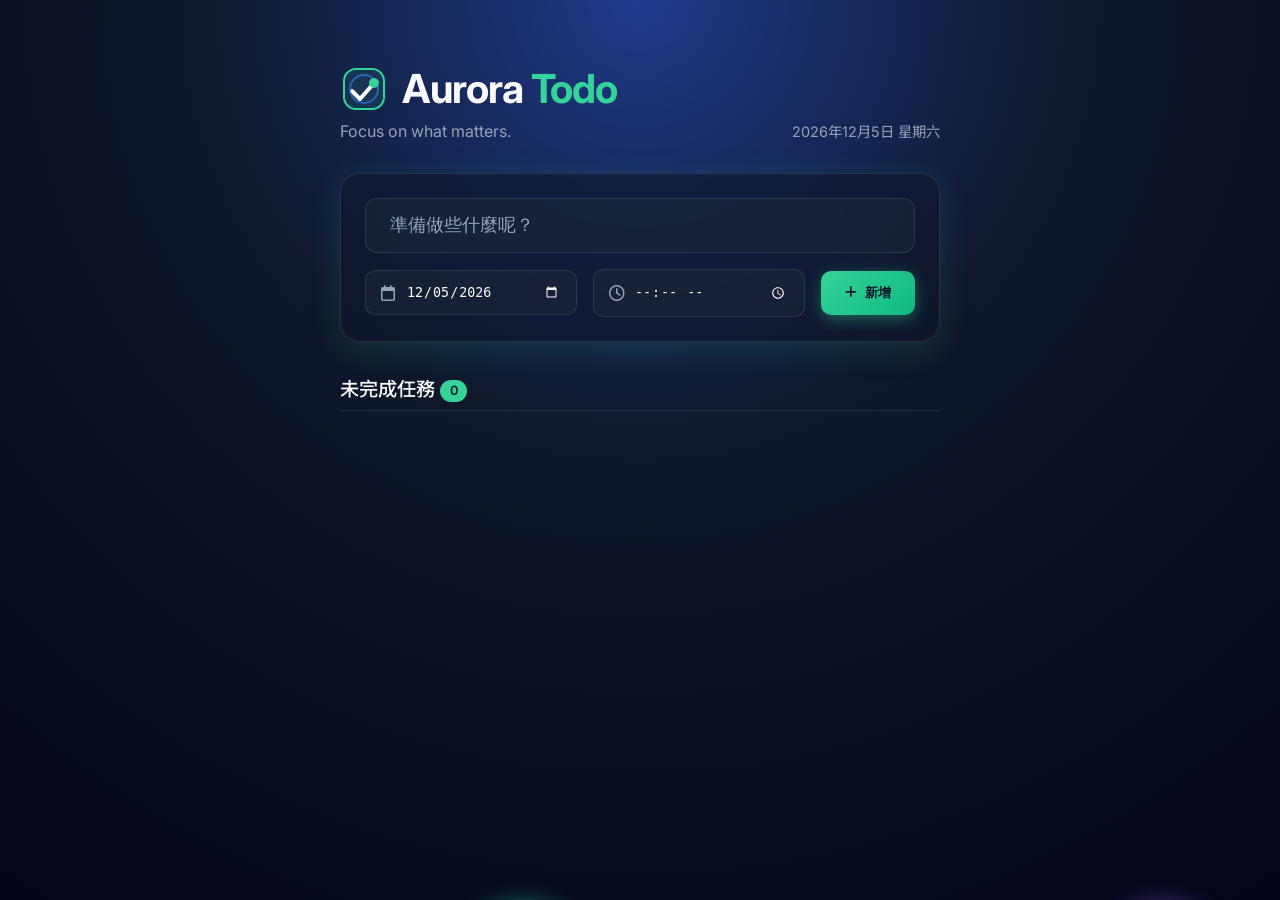
<file: index.html>
<!DOCTYPE html>
<html lang="zh-TW">

<head>
    <meta charset="UTF-8">
    <meta name="viewport" content="width=device-width, initial-scale=1.0">
    <title>Aurora Todo | 質感待辦清單</title>
    <link rel="preconnect" href="https://fonts.googleapis.com">
    <link rel="preconnect" href="https://fonts.gstatic.com" crossorigin>
    <link
        href="https://fonts.googleapis.com/css2?family=Inter:wght@300;400;500;600;700&family=Noto+Sans+TC:wght@300;400;500;700&display=swap"
        rel="stylesheet">
    <link rel="stylesheet" href="https://cdnjs.cloudflare.com/ajax/libs/font-awesome/6.4.0/css/all.min.css">
    <link rel="stylesheet" href="styles.css">
</head>

<body>
    <div class="area">
        <ul class="circles">
            <li></li>
            <li></li>
            <li></li>
            <li></li>
            <li></li>
            <li></li>
            <li></li>
            <li></li>
            <li></li>
            <li></li>
        </ul>
    </div>

    <div class="app-container">
        <header class="app-header">
            <div class="header-content">
                <div class="logo-title-container">
                    <svg class="app-logo" viewBox="0 0 48 48" fill="none" xmlns="http://www.w3.org/2000/svg">
                        <rect x="4" y="4" width="40" height="40" rx="12" fill="#34d399" fill-opacity="0.1" stroke="#34d399" stroke-width="2"/>
                        <path d="M12 26 L 20 34 L 34 18" stroke="white" stroke-width="4" stroke-linecap="round" stroke-linejoin="round"/>
                        <circle cx="24" cy="24" r="14" stroke="#3b82f6" stroke-width="2" opacity="0.6"/>
                        <circle cx="34" cy="18" r="5" fill="#34d399"/>
                    </svg>
                    <h1>Aurora <span class="highlight">Todo</span></h1>
                </div>
                <p class="subtitle">Focus on what matters.</p>
            </div>
            <div class="date-display" id="currentDateDisplay">
                <!-- Date inserted by JS -->
            </div>
        </header>

        <section class="add-task-section glass-panel">
            <form id="taskForm" class="task-form">
                <div class="input-group">
                    <input type="text" id="taskInput" placeholder="準備做些什麼呢？" required autocomplete="off">
                </div>
                <div class="datetime-group">
                    <div class="input-with-icon">
                        <i class="fa-regular fa-calendar"></i>
                        <input type="date" id="taskDate" required>
                    </div>
                    <div class="input-with-icon">
                        <i class="fa-regular fa-clock"></i>
                        <input type="time" id="taskTime">
                    </div>
                    <button type="submit" class="btn-primary" id="addBtn">
                        <i class="fa-solid fa-plus"></i> <span class="btn-text">新增</span>
                    </button>
                </div>
            </form>
        </section>

        <section class="tasks-section">
            <div class="tasks-header">
                <h2>未完成任務 <span class="task-count" id="pendingCount">0</span></h2>
            </div>
            <ul id="pendingList" class="task-list">
                <!-- Tasks will be added here -->
            </ul>

            <div class="tasks-header completed-header">
                <h2>已完成 <span class="task-count" id="completedCount">0</span></h2>
            </div>
            <ul id="completedList" class="task-list completed-list">
                <!-- Completed tasks will be added here -->
            </ul>
        </section>
    </div>

    <script src="app.js"></script>
</body>

</html>
</div>
<ul id="completedList" class="task-list completed-list">
    <!-- Completed tasks will be added here -->
</ul>
</section>
</div>

<script src="app.js"></script>
</body>

</html>
</file>
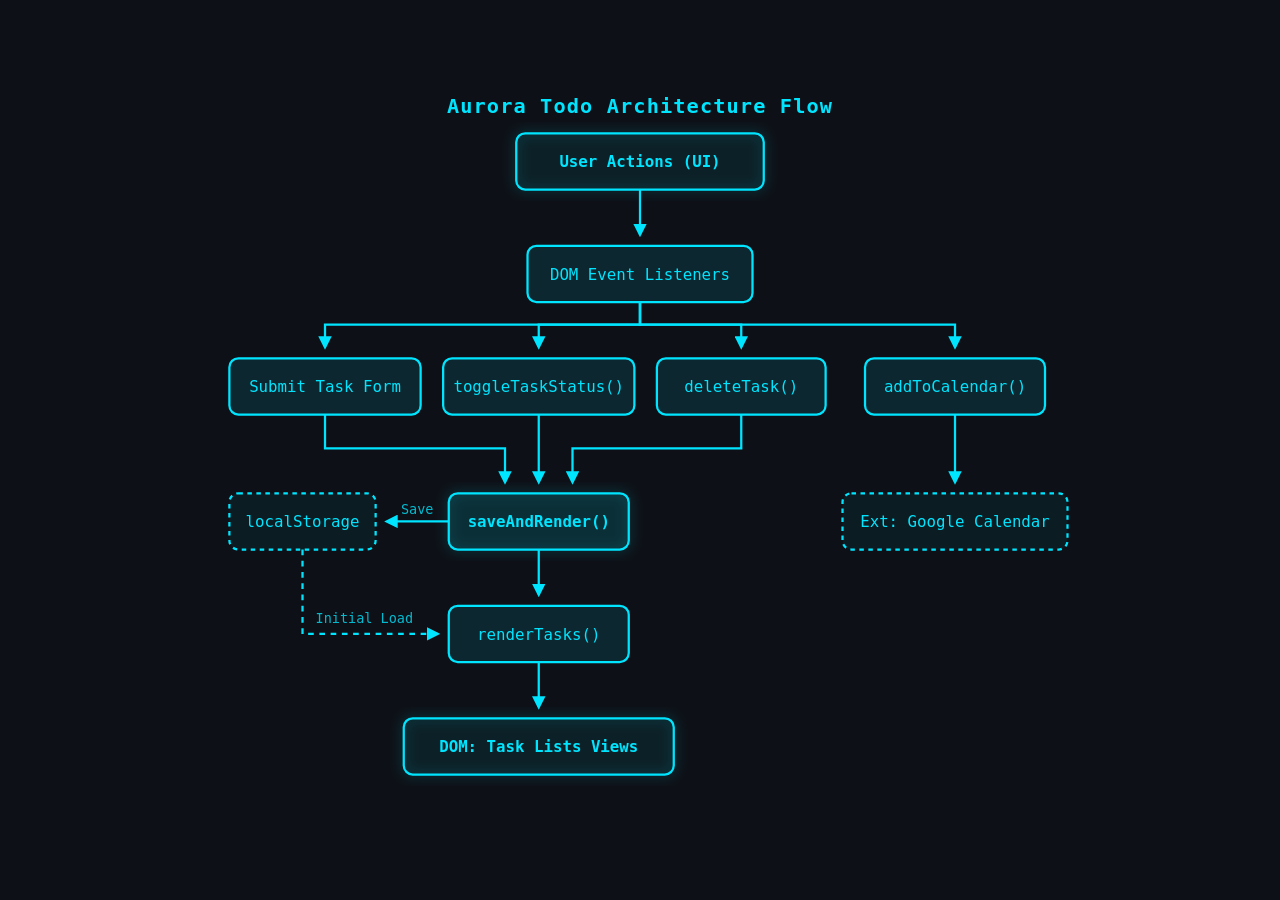
<file: architecture.html>
<!DOCTYPE html>
<html lang="zh-TW">
<head>
    <meta charset="UTF-8">
    <meta name="viewport" content="width=device-width, initial-scale=1.0">
    <title>Aurora Todo 高階架構圖</title>
    <style>
        body {
            margin: 0;
            padding: 0;
            background-color: #0d1117;
            display: flex;
            justify-content: center;
            align-items: center;
            min-height: 100vh;
        }
        .svg-container {
            width: 100%;
            max-width: 900px;
            padding: 20px;
        }
    </style>
</head>
<body>

<div class="svg-container">
    <svg xmlns="http://www.w3.org/2000/svg" viewBox="0 0 800 660" width="100%" height="auto">
        <rect width="100%" height="100%" fill="#0d1117" />
        <defs>
            <!-- 實心箭頭 -->
            <marker id="arrow" viewBox="0 0 10 10" refX="8" refY="5" markerWidth="6" markerHeight="6" orient="auto">
                <path d="M 0 0 L 10 5 L 0 10 z" fill="#00e5ff" />
            </marker>
            <!-- 虛線箭頭 -->
            <marker id="arrow-dashed" viewBox="0 0 10 10" refX="8" refY="5" markerWidth="6" markerHeight="6" orient="auto">
                <path d="M 0 0 L 10 5 L 0 10 z" fill="#00e5ff" />
            </marker>
            <!-- 螢光發光濾鏡 -->
            <filter id="glow" x="-20%" y="-20%" width="140%" height="140%">
                <feDropShadow dx="0" dy="0" stdDeviation="5" flood-color="#00e5ff" flood-opacity="0.4"/>
            </filter>
        </defs>

        <!-- 標題 -->
        <text x="400" y="32" fill="#00e5ff" font-family="monospace" font-size="18" font-weight="bold" text-anchor="middle" letter-spacing="1">Aurora Todo Architecture Flow</text>

        <!-- ======== 連線路徑 (避免交叉，直角轉接) ======== -->
        <!-- UI -> 事件監聽 -->
        <path d="M 400 100 L 400 140" stroke="#00e5ff" stroke-width="2" fill="none" marker-end="url(#arrow)" />

        <!-- 事件監聽 -> 個別處理邏輯 -->
        <path d="M 400 200 L 400 220 L 120 220 L 120 240" stroke="#00e5ff" stroke-width="2" fill="none" marker-end="url(#arrow)" />
        <path d="M 400 200 L 400 220 L 310 220 L 310 240" stroke="#00e5ff" stroke-width="2" fill="none" marker-end="url(#arrow)" />
        <path d="M 400 200 L 400 220 L 490 220 L 490 240" stroke="#00e5ff" stroke-width="2" fill="none" marker-end="url(#arrow)" />
        <path d="M 400 200 L 400 220 L 680 220 L 680 240" stroke="#00e5ff" stroke-width="2" fill="none" marker-end="url(#arrow)" />

        <!-- 處理邏輯 -> saveAndRender() 更新中心 -->
        <path d="M 120 300 L 120 330 L 280 330 L 280 360" stroke="#00e5ff" stroke-width="2" fill="none" marker-end="url(#arrow)" />
        <path d="M 310 300 L 310 360" stroke="#00e5ff" stroke-width="2" fill="none" marker-end="url(#arrow)" />
        <path d="M 490 300 L 490 330 L 340 330 L 340 360" stroke="#00e5ff" stroke-width="2" fill="none" marker-end="url(#arrow)" />

        <!-- addToCalendar -> Google Calendar 外部連線 -->
        <path d="M 680 300 L 680 360" stroke="#00e5ff" stroke-width="2" fill="none" marker-end="url(#arrow)" />

        <!-- saveAndRender -> 本地儲存 (左邊輔助標籤) -->
        <path d="M 230 395 L 175 395" stroke="#00e5ff" stroke-width="2" fill="none" marker-end="url(#arrow)" />
        <text x="202" y="388" fill="rgba(0, 229, 255, 0.8)" font-family="monospace" font-size="12" text-anchor="middle">Save</text>

        <!-- saveAndRender -> 渲染層 renderTasks -->
        <path d="M 310 420 L 310 460" stroke="#00e5ff" stroke-width="2" fill="none" marker-end="url(#arrow)" />

        <!-- renderTasks -> DOM UI渲染 -->
        <path d="M 310 520 L 310 560" stroke="#00e5ff" stroke-width="2" fill="none" marker-end="url(#arrow)" />

        <!-- 初始化：本地儲存 -> 渲染層 (初始載入，使用虛線標示) -->
        <path d="M 100 420 L 100 495 L 220 495" stroke="#00e5ff" stroke-width="2" stroke-dasharray="5,5" fill="none" marker-end="url(#arrow-dashed)" />
        <text x="155" y="485" fill="rgba(0, 229, 255, 0.8)" font-family="monospace" font-size="12" text-anchor="middle">Initial Load</text>

        <!-- ======== 架構節點 ======== -->
        <!-- 1. 使用者介面起點 -->
        <g class="node">
            <rect x="290" y="50" width="220" height="50" rx="8" fill="rgba(0, 229, 255, 0.05)" stroke="#00e5ff" stroke-width="2" filter="url(#glow)"/>
            <text x="400" y="75" dy="5" fill="#00e5ff" font-family="monospace" font-size="14" font-weight="bold" text-anchor="middle">User Actions (UI)</text>
        </g>

        <!-- 2. 全局事件監聽委託 -->
        <g class="node">
            <rect x="300" y="150" width="200" height="50" rx="8" fill="rgba(0, 229, 255, 0.1)" stroke="#00e5ff" stroke-width="2" />
            <text x="400" y="175" dy="5" fill="#00e5ff" font-family="monospace" font-size="14" text-anchor="middle">DOM Event Listeners</text>
        </g>

        <!-- 3. 新增任務 -->
        <g class="node">
            <rect x="35" y="250" width="170" height="50" rx="8" fill="rgba(0, 229, 255, 0.1)" stroke="#00e5ff" stroke-width="2" />
            <text x="120" y="275" dy="5" fill="#00e5ff" font-family="monospace" font-size="14" text-anchor="middle">Submit Task Form</text>
        </g>

        <!-- 4. 切換任務狀態 -->
        <g class="node">
            <rect x="225" y="250" width="170" height="50" rx="8" fill="rgba(0, 229, 255, 0.1)" stroke="#00e5ff" stroke-width="2" />
            <text x="310" y="275" dy="5" fill="#00e5ff" font-family="monospace" font-size="14" text-anchor="middle">toggleTaskStatus()</text>
        </g>

        <!-- 5. 刪除任務 -->
        <g class="node">
            <rect x="415" y="250" width="150" height="50" rx="8" fill="rgba(0, 229, 255, 0.1)" stroke="#00e5ff" stroke-width="2" />
            <text x="490" y="275" dy="5" fill="#00e5ff" font-family="monospace" font-size="14" text-anchor="middle">deleteTask()</text>
        </g>

        <!-- 6. 行事曆功能 -->
        <g class="node">
            <rect x="600" y="250" width="160" height="50" rx="8" fill="rgba(0, 229, 255, 0.1)" stroke="#00e5ff" stroke-width="2" />
            <text x="680" y="275" dy="5" fill="#00e5ff" font-family="monospace" font-size="14" text-anchor="middle">addToCalendar()</text>
        </g>

        <!-- 7. 架構核心：狀態儲存與統一呼叫 -->
        <g class="node">
            <rect x="230" y="370" width="160" height="50" rx="8" fill="rgba(0, 229, 255, 0.1)" stroke="#00e5ff" stroke-width="2" filter="url(#glow)"/>
            <text x="310" y="395" dy="5" fill="#00e5ff" font-family="monospace" font-size="14" font-weight="bold" text-anchor="middle">saveAndRender()</text>
        </g>

        <!-- 8. (輔助) 外部系統：Google Calendar Web -->
        <g class="node">
            <rect x="580" y="370" width="200" height="50" rx="8" fill="rgba(0, 229, 255, 0.05)" stroke="#00e5ff" stroke-width="2" stroke-dasharray="4,4" />
            <text x="680" y="395" dy="5" fill="#00e5ff" font-family="monospace" font-size="14" text-anchor="middle">Ext: Google Calendar</text>
        </g>

        <!-- 9. (輔助) 內部儲存系統：LocalStorage -->
        <g class="node">
            <rect x="35" y="370" width="130" height="50" rx="8" fill="rgba(0, 229, 255, 0.05)" stroke="#00e5ff" stroke-width="2" stroke-dasharray="4,4" />
            <text x="100" y="395" dy="5" fill="#00e5ff" font-family="monospace" font-size="14" text-anchor="middle">localStorage</text>
        </g>

        <!-- 10. 重新渲染邏輯 -->
        <g class="node">
            <rect x="230" y="470" width="160" height="50" rx="8" fill="rgba(0, 229, 255, 0.1)" stroke="#00e5ff" stroke-width="2" />
            <text x="310" y="495" dy="5" fill="#00e5ff" font-family="monospace" font-size="14" text-anchor="middle">renderTasks()</text>
        </g>

        <!-- 11. 最終終點：DOM 刷新 -->
        <g class="node">
            <rect x="190" y="570" width="240" height="50" rx="8" fill="rgba(0, 229, 255, 0.05)" stroke="#00e5ff" stroke-width="2" filter="url(#glow)"/>
            <text x="310" y="595" dy="5" fill="#00e5ff" font-family="monospace" font-size="14" font-weight="bold" text-anchor="middle">DOM: Task Lists Views</text>
        </g>
    </svg>
</div>

</body>
</html>
</file>
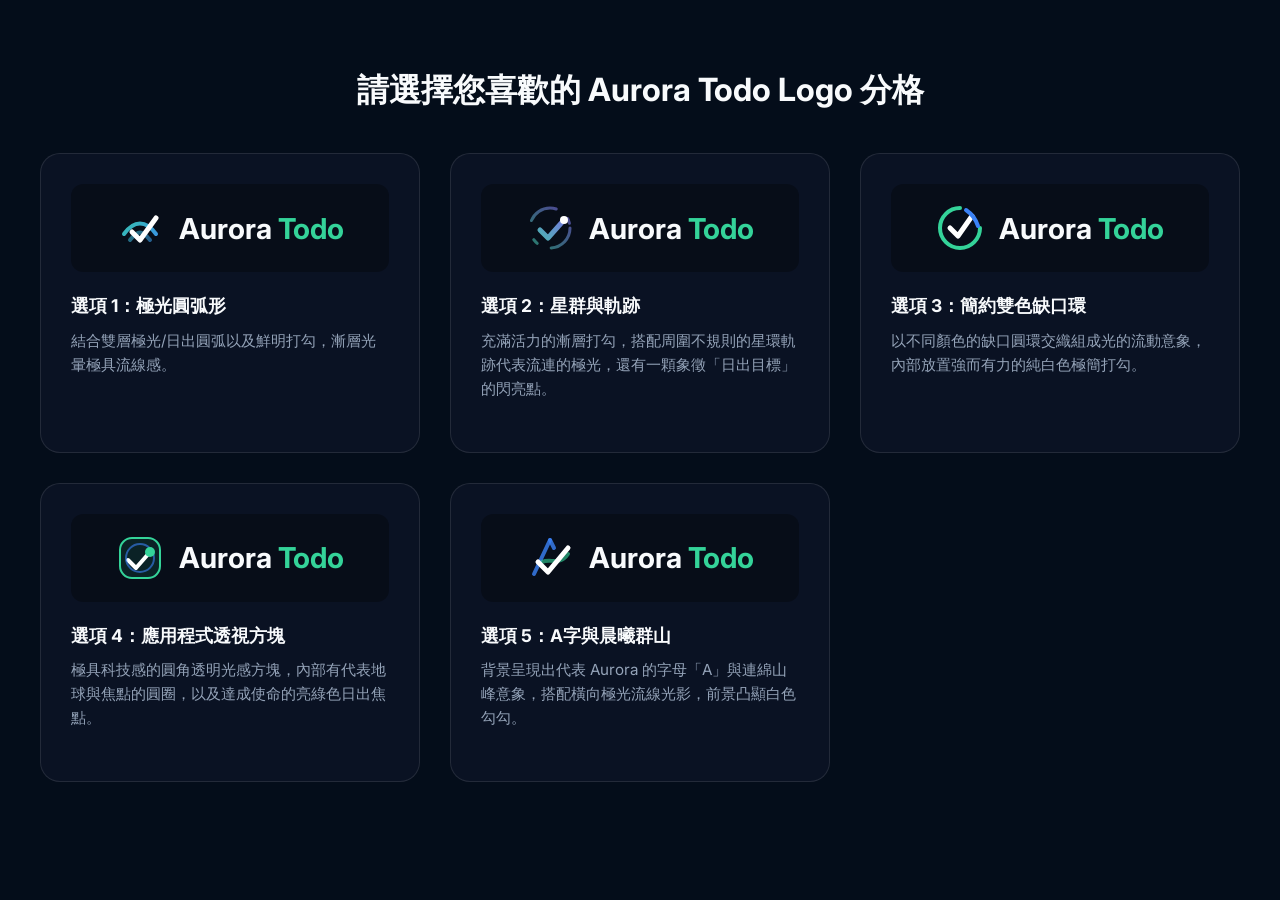
<file: logos.html>
<!DOCTYPE html>
<html lang="zh-TW">
<head>
    <meta charset="UTF-8">
    <meta name="viewport" content="width=device-width, initial-scale=1.0">
    <title>Aurora Todo | Logo 選項預覽</title>
    <link href="https://fonts.googleapis.com/css2?family=Inter:wght@400;600;700&display=swap" rel="stylesheet">
    <style>
        :root {
            --bg-color: #040d1a;
            --primary-color: #34d399;
            --glass-bg: rgba(15, 23, 42, 0.6);
            --glass-border: rgba(255, 255, 255, 0.1);
            --text-main: #f8fafc;
            --text-muted: #94a3b8;
        }
        body {
            font-family: 'Inter', sans-serif;
            background-color: var(--bg-color);
            color: var(--text-main);
            padding: 40px 20px;
            display: flex;
            flex-direction: column;
            align-items: center;
        }
        h1 {
            color: var(--text-main);
            margin-bottom: 40px;
        }
        .logos-grid {
            display: grid;
            grid-template-columns: repeat(auto-fit, minmax(320px, 1fr));
            gap: 30px;
            width: 100%;
            max-width: 1200px;
        }
        .logo-card {
            background: var(--glass-bg);
            border: 1px solid var(--glass-border);
            border-radius: 20px;
            padding: 30px;
            display: flex;
            flex-direction: column;
            align-items: center;
            transition: transform 0.3s, border-color 0.3s;
        }
        .logo-card:hover {
            transform: translateY(-5px);
            border-color: var(--primary-color);
        }
        .logo-preview-area {
            display: flex;
            align-items: center;
            gap: 15px;
            margin-bottom: 20px;
            background: rgba(0,0,0,0.3);
            padding: 20px 30px;
            border-radius: 12px;
            width: 100%;
            justify-content: center;
            box-sizing: border-box;
        }
        .logo-preview-area h2 {
            font-size: 1.8rem;
            margin: 0;
            font-weight: 700;
        }
        .highlight {
            color: var(--primary-color);
        }
        .app-logo {
            width: 48px;
            height: 48px;
            flex-shrink: 0;
        }
        .description {
            color: var(--text-muted);
            line-height: 1.6;
            font-size: 0.95rem;
            margin-bottom: 20px;
            flex-grow: 1;
            width: 100%;
        }
        .description strong {
            color: var(--text-main);
            font-size: 1.1rem;
            display: block;
            margin-bottom: 8px;
        }
    </style>
</head>
<body>
    <h1>請選擇您喜歡的 Aurora Todo Logo 分格</h1>
    
    <div class="logos-grid">
        
        <!-- Design 1 -->
        <div class="logo-card">
            <div class="logo-preview-area">
                <svg class="app-logo" viewBox="0 0 48 48" fill="none" xmlns="http://www.w3.org/2000/svg">
                    <defs>
                        <linearGradient id="g1" x1="0" y1="0" x2="48" y2="48" gradientUnits="userSpaceOnUse">
                            <stop stop-color="#34d399"/>
                            <stop offset="1" stop-color="#3b82f6"/>
                        </linearGradient>
                    </defs>
                    <path d="M8 30 C 18 16, 30 16, 40 30" stroke="url(#g1)" stroke-width="4" stroke-linecap="round"/>
                    <path d="M14 36 C 22 26, 26 26, 34 36" stroke="url(#g1)" stroke-width="4" stroke-linecap="round" opacity="0.6"/>
                    <path d="M16 28 L 24 36 L 40 14" stroke="white" stroke-width="5" stroke-linecap="round" stroke-linejoin="round"/>
                </svg>
                <h2>Aurora <span class="highlight">Todo</span></h2>
            </div>
            <div class="description">
                <strong>選項 1：極光圓弧形</strong>
                結合雙層極光/日出圓弧以及鮮明打勾，漸層光暈極具流線感。
            </div>
        </div>

        <!-- Design 2 -->
        <div class="logo-card">
            <div class="logo-preview-area">
                <svg class="app-logo" viewBox="0 0 48 48" fill="none" xmlns="http://www.w3.org/2000/svg">
                    <defs>
                        <linearGradient id="g2" x1="0" y1="48" x2="48" y2="0" gradientUnits="userSpaceOnUse">
                            <stop stop-color="#34d399"/>
                            <stop offset="1" stop-color="#8b5cf6"/>
                        </linearGradient>
                    </defs>
                    <path d="M14 26 L 22 34 L 38 16" stroke="url(#g2)" stroke-width="5" stroke-linecap="round" stroke-linejoin="round"/>
                    <circle cx="24" cy="24" r="20" stroke="url(#g2)" stroke-width="3" stroke-dasharray="30 15 5 20" stroke-linecap="round" opacity="0.6"/>
                    <circle cx="38" cy="16" r="4" fill="white"/>
                </svg>
                <h2>Aurora <span class="highlight">Todo</span></h2>
            </div>
            <div class="description">
                <strong>選項 2：星群與軌跡</strong>
                充滿活力的漸層打勾，搭配周圍不規則的星環軌跡代表流連的極光，還有一顆象徵「日出目標」的閃亮點。
            </div>
        </div>

        <!-- Design 3 -->
        <div class="logo-card">
            <div class="logo-preview-area">
                <svg class="app-logo" viewBox="0 0 48 48" fill="none" xmlns="http://www.w3.org/2000/svg">
                    <path d="M24 4C12.95 4 4 12.95 4 24C4 35.05 12.95 44 24 44C35.05 44 44 35.05 44 24" stroke="#34d399" stroke-width="4" stroke-linecap="round"/>
                    <path d="M14 24L22 32L36 12" stroke="white" stroke-width="5" stroke-linecap="round" stroke-linejoin="round"/>
                    <path d="M30 6C36 10 40 16 42 22" stroke="#3b82f6" stroke-width="4" stroke-linecap="round"/>
                </svg>
                <h2>Aurora <span class="highlight">Todo</span></h2>
            </div>
            <div class="description">
                <strong>選項 3：簡約雙色缺口環</strong>
                以不同顏色的缺口圓環交織組成光的流動意象，內部放置強而有力的純白色極簡打勾。
            </div>
        </div>

        <!-- Design 4 -->
        <div class="logo-card">
            <div class="logo-preview-area">
                <svg class="app-logo" viewBox="0 0 48 48" fill="none" xmlns="http://www.w3.org/2000/svg">
                    <rect x="4" y="4" width="40" height="40" rx="12" fill="#34d399" fill-opacity="0.1" stroke="#34d399" stroke-width="2"/>
                    <path d="M12 26 L 20 34 L 34 18" stroke="white" stroke-width="4" stroke-linecap="round" stroke-linejoin="round"/>
                    <circle cx="24" cy="24" r="14" stroke="#3b82f6" stroke-width="2" opacity="0.6"/>
                    <circle cx="34" cy="18" r="5" fill="#34d399"/>
                </svg>
                <h2>Aurora <span class="highlight">Todo</span></h2>
            </div>
            <div class="description">
                <strong>選項 4：應用程式透視方塊</strong>
                極具科技感的圓角透明光感方塊，內部有代表地球與焦點的圓圈，以及達成使命的亮綠色日出焦點。
            </div>
        </div>

        <!-- Design 5 -->
        <div class="logo-card">
            <div class="logo-preview-area">
                <svg class="app-logo" viewBox="0 0 48 48" fill="none" xmlns="http://www.w3.org/2000/svg">
                    <path d="M24 6 L 8 40" stroke="#3b82f6" stroke-width="4" stroke-linecap="round" opacity="0.8"/>
                    <path d="M24 6 L 28 14" stroke="#3b82f6" stroke-width="4" stroke-linecap="round" opacity="0.8"/>
                    <path d="M16 28 C 24 24, 34 32, 42 20" stroke="#34d399" stroke-width="4" stroke-linecap="round" opacity="0.6"/>
                    <path d="M12 28 L 22 38 L 42 14" stroke="white" stroke-width="5" stroke-linecap="round" stroke-linejoin="round"/>
                </svg>
                <h2>Aurora <span class="highlight">Todo</span></h2>
            </div>
            <div class="description">
                <strong>選項 5：A字與晨曦群山</strong>
                背景呈現出代表 Aurora 的字母「A」與連綿山峰意象，搭配橫向極光流線光影，前景凸顯白色勾勾。
            </div>
        </div>

    </div>
</body>
</html>
</file>
<file: styles.css>
:root {
    --bg-color: #040d1a;
    --primary-color: #34d399;
    --primary-hover: #10b981;
    --glass-bg: rgba(15, 23, 42, 0.6);
    --glass-border: rgba(255, 255, 255, 0.1);
    --text-main: #f8fafc;
    --text-muted: #94a3b8;
    --danger: #ef4444;
    --success: #34d399;
    --card-shadow: 0 8px 32px 0 rgba(52, 211, 153, 0.15);
    --font-family: 'Inter', 'Noto Sans TC', sans-serif;
}

* {
    margin: 0;
    padding: 0;
    box-sizing: border-box;
}

body {
    font-family: var(--font-family);
    background-color: var(--bg-color);
    color: var(--text-main);
    min-height: 100vh;
    display: flex;
    justify-content: center;
    padding: 2rem;
    position: relative;
    overflow-x: hidden;
}

/* Background Animation */
.area {
    background: radial-gradient(circle at 50% 0%, #1e3a8a 0%, #0f172a 40%, #020617 100%);
    width: 100vw;
    height: 100vh;
    position: fixed;
    top: 0;
    left: 0;
    z-index: -1;
}

.circles {
    position: absolute;
    top: 0;
    left: 0;
    width: 100%;
    height: 100%;
    overflow: hidden;
}

.circles li {
    position: absolute;
    display: block;
    list-style: none;
    width: 20px;
    height: 20px;
    background: rgba(52, 211, 153, 0.2);
    box-shadow: 0 0 20px rgba(52, 211, 153, 0.4);
    animation: animate 25s linear infinite;
    bottom: -150px;
    border-radius: 50%;
}

.circles li:nth-child(even) {
    background: rgba(139, 92, 246, 0.2);
    box-shadow: 0 0 20px rgba(139, 92, 246, 0.4);
}

.circles li:nth-child(3n) {
    background: rgba(56, 189, 248, 0.2);
    box-shadow: 0 0 20px rgba(56, 189, 248, 0.4);
}

.circles li:nth-child(1) {
    left: 25%;
    width: 80px;
    height: 80px;
    animation-delay: 0s;
}

.circles li:nth-child(2) {
    left: 10%;
    width: 20px;
    height: 20px;
    animation-delay: 2s;
    animation-duration: 12s;
}

.circles li:nth-child(3) {
    left: 70%;
    width: 20px;
    height: 20px;
    animation-delay: 4s;
}

.circles li:nth-child(4) {
    left: 40%;
    width: 60px;
    height: 60px;
    animation-delay: 0s;
    animation-duration: 18s;
}

.circles li:nth-child(5) {
    left: 65%;
    width: 20px;
    height: 20px;
    animation-delay: 0s;
}

.circles li:nth-child(6) {
    left: 75%;
    width: 110px;
    height: 110px;
    animation-delay: 3s;
}

.circles li:nth-child(7) {
    left: 35%;
    width: 150px;
    height: 150px;
    animation-delay: 7s;
}

.circles li:nth-child(8) {
    left: 50%;
    width: 25px;
    height: 25px;
    animation-delay: 15s;
    animation-duration: 45s;
}

.circles li:nth-child(9) {
    left: 20%;
    width: 15px;
    height: 15px;
    animation-delay: 2s;
    animation-duration: 35s;
}

.circles li:nth-child(10) {
    left: 85%;
    width: 150px;
    height: 150px;
    animation-delay: 0s;
    animation-duration: 11s;
}

@keyframes animate {
    0% {
        transform: translateY(0) rotate(0deg);
        opacity: 1;
        border-radius: 0;
    }

    100% {
        transform: translateY(-1000px) rotate(720deg);
        opacity: 0;
        border-radius: 50%;
    }
}

/* Main Layout */
.app-container {
    width: 100%;
    max-width: 600px;
    z-index: 10;
    margin-top: 2rem;
}

.app-header {
    display: flex;
    justify-content: space-between;
    align-items: flex-end;
    margin-bottom: 2rem;
}

.logo-title-container {
    display: flex;
    align-items: center;
    gap: 14px;
}

.app-logo {
    width: 48px;
    height: 48px;
    flex-shrink: 0;
}

.header-content h1 {
    font-size: 2.5rem;
    font-weight: 700;
    letter-spacing: -1px;
}

.highlight {
    color: var(--primary-color);
}

.subtitle {
    color: var(--text-muted);
    margin-top: 0.5rem;
    font-size: 1rem;
}

.date-display {
    text-align: right;
    color: var(--text-muted);
    font-size: 0.9rem;
}

.glass-panel {
    background: var(--glass-bg);
    backdrop-filter: blur(16px);
    -webkit-backdrop-filter: blur(16px);
    border: 1px solid var(--glass-border);
    border-radius: 20px;
    box-shadow: var(--card-shadow);
}

/* Form Styles */
.add-task-section {
    padding: 1.5rem;
    margin-bottom: 2rem;
}

.task-form {
    display: flex;
    flex-direction: column;
    gap: 1rem;
}

.input-group input {
    width: 100%;
    background: rgba(30, 41, 59, 0.5);
    border: 1px solid var(--glass-border);
    padding: 1rem 1.5rem;
    border-radius: 12px;
    color: var(--text-main);
    font-size: 1.1rem;
    outline: none;
    transition: border-color 0.3s;
}

.input-group input::placeholder {
    color: var(--text-muted);
}

.input-group input:focus {
    border-color: var(--primary-color);
}

.datetime-group {
    display: flex;
    gap: 1rem;
    align-items: center;
}

.input-with-icon {
    position: relative;
    flex: 1;
}

.input-with-icon i {
    position: absolute;
    left: 1rem;
    top: 50%;
    transform: translateY(-50%);
    color: var(--text-muted);
    pointer-events: none;
}

.input-with-icon input {
    width: 100%;
    background: rgba(30, 41, 59, 0.5);
    border: 1px solid var(--glass-border);
    padding: 0.8rem 1rem 0.8rem 2.5rem;
    border-radius: 10px;
    color: var(--text-main);
    outline: none;
    color-scheme: dark;
    transition: all 0.3s ease;
}

.input-with-icon input:focus {
    border-color: var(--primary-color);
}

.btn-primary {
    background: linear-gradient(135deg, var(--primary-color), var(--primary-hover));
    color: #0f172a;
    border: none;
    padding: 0.8rem 1.5rem;
    border-radius: 10px;
    font-weight: 700;
    cursor: pointer;
    transition: all 0.3s ease;
    display: flex;
    align-items: center;
    gap: 0.5rem;
    box-shadow: 0 4px 15px rgba(52, 211, 153, 0.4);
}

.btn-primary:hover {
    transform: translateY(-2px);
    box-shadow: 0 6px 20px rgba(52, 211, 153, 0.6);
}

/* Tasks */
.tasks-header {
    display: flex;
    justify-content: space-between;
    align-items: center;
    margin-bottom: 1rem;
    padding-bottom: 0.5rem;
    border-bottom: 1px solid var(--glass-border);
}

.tasks-header h2 {
    font-size: 1.2rem;
    color: var(--text-main);
    font-weight: 500;
}

.task-count {
    background: var(--primary-color);
    color: #0f172a;
    padding: 0.2rem 0.6rem;
    border-radius: 20px;
    font-size: 0.8rem;
    font-weight: 600;
}

.task-list {
    list-style: none;
    display: flex;
    flex-direction: column;
    gap: 1rem;
    margin-bottom: 2rem;
}

.task-item {
    background: var(--glass-bg);
    border: 1px solid var(--glass-border);
    backdrop-filter: blur(10px);
    border-radius: 16px;
    padding: 1rem 1.5rem;
    display: flex;
    align-items: center;
    justify-content: space-between;
    transition: all 0.3s cubic-bezier(0.4, 0, 0.2, 1);
    animation: slideIn 0.3s ease-out backwards;
}

@keyframes slideIn {
    from {
        opacity: 0;
        transform: translateY(20px);
    }

    to {
        opacity: 1;
        transform: translateY(0);
    }
}

.task-item:hover {
    transform: translateX(5px);
    background: rgba(30, 41, 59, 0.95);
}

.task-content {
    display: flex;
    align-items: center;
    gap: 1rem;
    flex: 1;
}

/* Custom Checkbox */
.checkbox-label {
    display: flex;
    align-items: center;
    cursor: pointer;
    position: relative;
}

.checkbox-label input {
    display: none;
}

.checkmark {
    width: 24px;
    height: 24px;
    border: 2px solid var(--text-muted);
    border-radius: 50%;
    display: flex;
    align-items: center;
    justify-content: center;
    transition: all 0.2s ease;
}

.checkbox-label input:checked~.checkmark {
    background-color: var(--success);
    border-color: var(--success);
}

.checkmark::after {
    content: '\f00c';
    font-family: 'Font Awesome 6 Free';
    font-weight: 900;
    color: white;
    font-size: 12px;
    display: none;
}

.checkbox-label input:checked~.checkmark::after {
    display: block;
    animation: zoomIn 0.2s ease-out;
}

@keyframes zoomIn {
    from {
        transform: scale(0);
    }

    to {
        transform: scale(1);
    }
}

.task-details {
    display: flex;
    flex-direction: column;
}

.task-text {
    font-size: 1.1rem;
    font-weight: 500;
    transition: color 0.3s;
    word-break: break-all;
}

.task-item.completed .task-text {
    text-decoration: line-through;
    color: var(--text-muted);
}

.task-meta {
    font-size: 0.85rem;
    color: var(--text-muted);
    margin-top: 0.3rem;
    display: flex;
    gap: 1rem;
}

.task-meta i {
    margin-right: 0.3rem;
}

.task-actions {
    display: flex;
    gap: 0.5rem;
}

.action-btn {
    background: transparent;
    border: none;
    color: var(--text-muted);
    width: 36px;
    height: 36px;
    border-radius: 50%;
    cursor: pointer;
    transition: all 0.2s ease;
    display: flex;
    align-items: center;
    justify-content: center;
}

.action-btn:hover {
    background: rgba(52, 211, 153, 0.15);
    color: var(--primary-color);
}

.btn-calendar:hover {
    color: #f59e0b;
}

.btn-delete:hover {
    color: var(--danger);
    background: rgba(239, 68, 68, 0.1);
}

.completed-header {
    margin-top: 2rem;
    opacity: 0.7;
}

.completed-list {
    opacity: 0.7;
}

@media (max-width: 600px) {
    body {
        padding: 1rem;
    }

    .datetime-group {
        flex-direction: column;
    }

    .btn-primary {
        width: 100%;
        justify-content: center;
    }

    .task-item {
        padding: 1rem;
    }

    .task-actions {
        flex-direction: column;
    }
}
</file>
